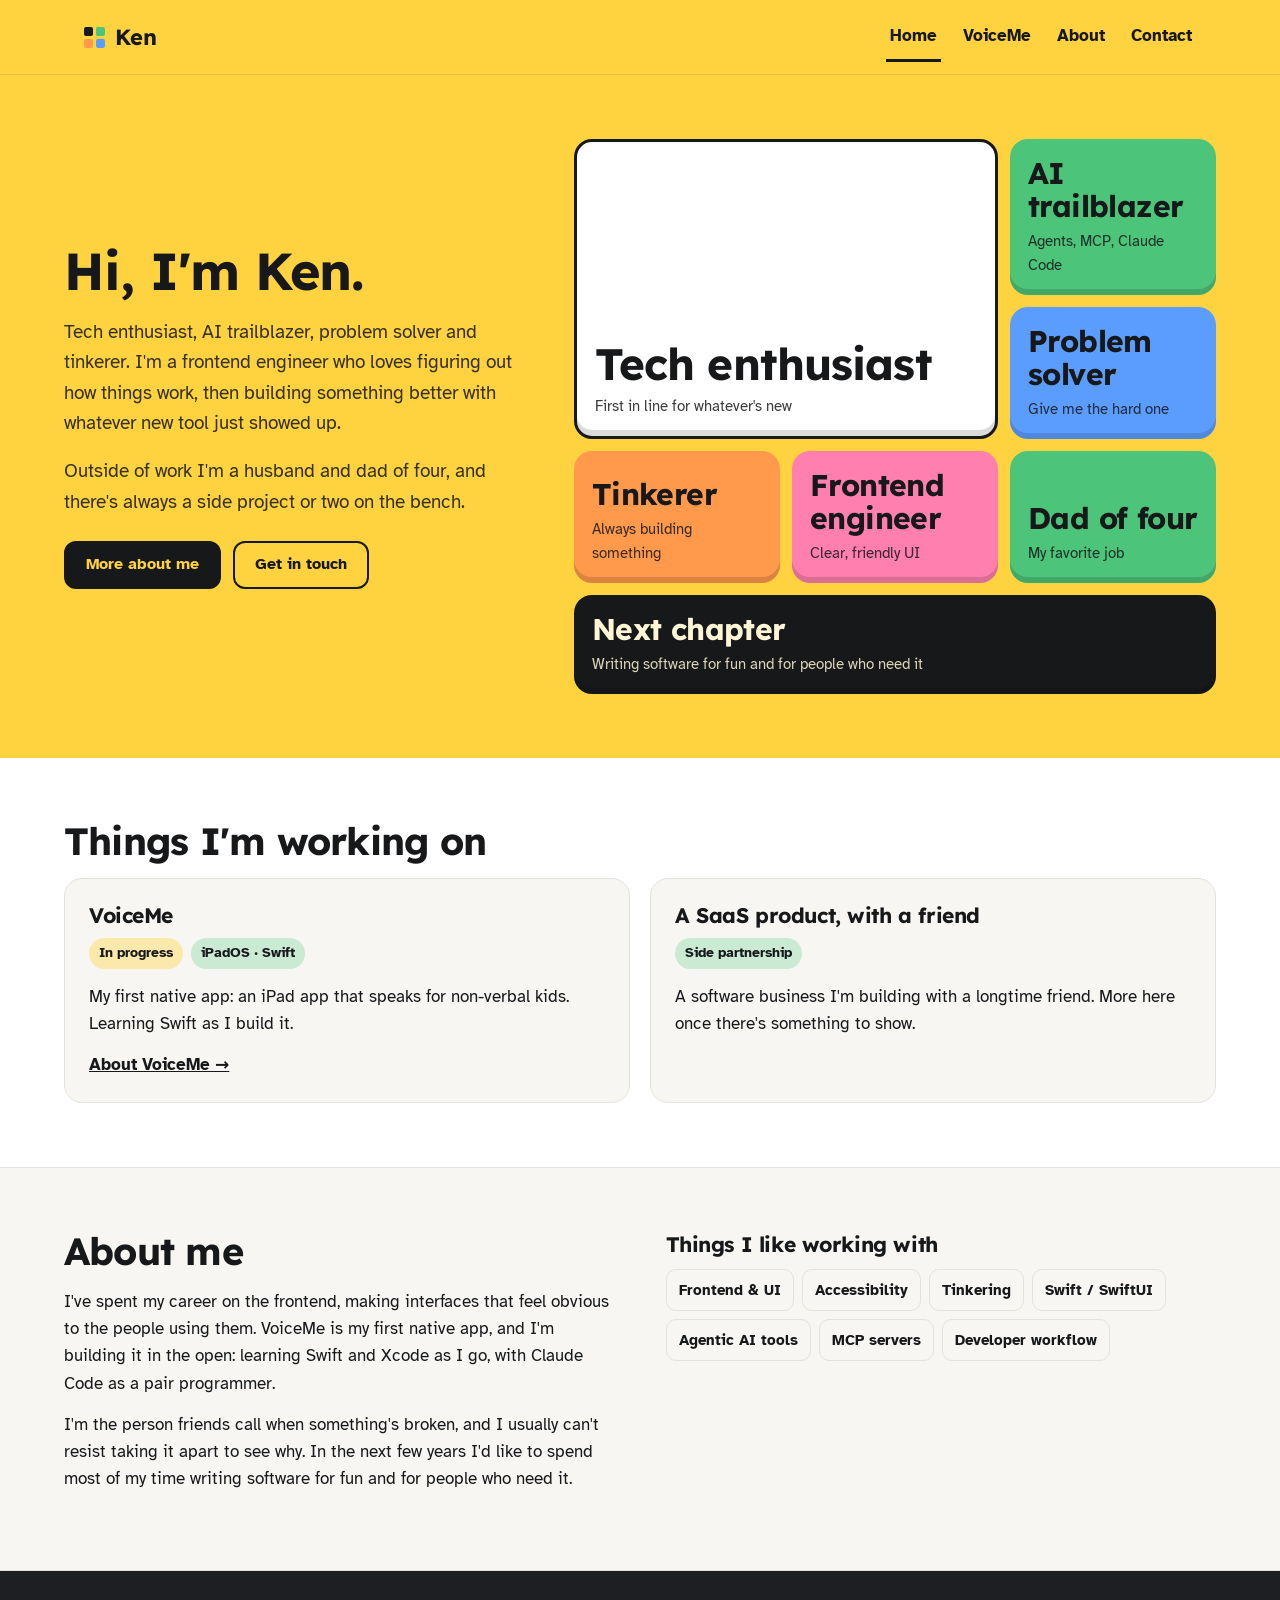
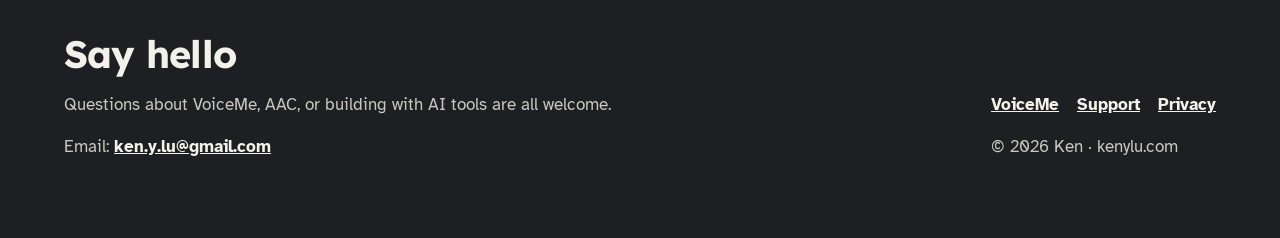
<file: index.html>
<!DOCTYPE html>
<html lang="en">
<head>
<meta charset="utf-8">
<meta name="viewport" content="width=device-width, initial-scale=1">
<title>Ken · kenylu.com</title>
<meta name="description" content="Ken: tech enthusiast, AI trailblazer, problem solver and tinkerer. Frontend engineer building VoiceMe.">
<link rel="icon" href="data:image/svg+xml,%3Csvg xmlns='http://www.w3.org/2000/svg' viewBox='0 0 20 20'%3E%3Crect width='9' height='9' rx='2' fill='%2317181a'/%3E%3Crect x='11' width='9' height='9' rx='2' fill='%234cc47a'/%3E%3Crect y='11' width='9' height='9' rx='2' fill='%23ff9a4d'/%3E%3Crect x='11' y='11' width='9' height='9' rx='2' fill='%235b9dff'/%3E%3C/svg%3E">
<link rel="preconnect" href="https://fonts.googleapis.com">
<link rel="stylesheet" href="https://fonts.googleapis.com/css2?family=Lexend:wght@500;700&family=Atkinson+Hyperlegible:wght@400;700&display=swap">
<link rel="stylesheet" href="/assets/site.css">
</head>
<body>
<nav><div class="wrap">
  <a class="mark" href="/"><i><b></b><b></b><b></b><b></b></i>Ken</a>
  <a class="l" href="/" aria-current="page">Home</a>
  <a class="l" href="/voiceme/">VoiceMe</a>
  <a class="l" href="#about">About</a>
  <a class="l" href="#contact">Contact</a>
</div></nav>

<main>
  <section class="hero band"><div class="wrap">
    <div>
      <h1>Hi, I'm Ken.</h1>
      <p class="lede">Tech enthusiast, AI trailblazer, problem solver and tinkerer. I'm a frontend engineer who loves figuring out how things work, then building something better with whatever new tool just showed up.</p>
      <p class="lede">Outside of work I'm a husband and dad of four, and there's always a side project or two on the bench.</p>
      <div class="btns">
        <a class="btn solid" href="#about">More about me</a>
        <a class="btn" href="#contact">Get in touch</a>
      </div>
    </div>
    <div class="me" aria-label="A few things about me">
      <div class="big y"><b>Tech enthusiast</b><span>First in line for whatever's new</span></div>
      <div class="g"><b>AI trailblazer</b><span>Agents, MCP, Claude Code</span></div>
      <div class="bl"><b>Problem solver</b><span>Give me the hard one</span></div>
      <div class="o"><b>Tinkerer</b><span>Always building something</span></div>
      <div class="pk"><b>Frontend engineer</b><span>Clear, friendly UI</span></div>
      <div class="g"><b>Dad of four</b><span>My favorite job</span></div>
      <div class="wide k"><b>Next chapter</b><span>Writing software for fun and for people who need it</span></div>
    </div>
  </div></section>

  <section class="band" id="work"><div class="wrap">
    <h2>Things I'm working on</h2>
    <div class="cols">
      <article class="card">
        <h3>VoiceMe</h3>
        <div class="meta"><span class="chip w">In progress</span><span class="chip">iPadOS · Swift</span></div>
        <p>My first native app: an iPad app that speaks for non-verbal kids. Learning Swift as I build it.</p>
        <a class="go" href="/voiceme/">About VoiceMe →</a>
      </article>
      <article class="card">
        <h3>A SaaS product, with a friend</h3>
        <div class="meta"><span class="chip">Side partnership</span></div>
        <p>A software business I'm building with a longtime friend. More here once there's something to show.</p>
      </article>
    </div>
  </div></section>

  <section class="band tint" id="about"><div class="wrap split">
    <div>
      <h2>About me</h2>
      <p>I've spent my career on the frontend, making interfaces that feel obvious to the people using them. VoiceMe is my first native app, and I'm building it in the open: learning Swift and Xcode as I go, with Claude Code as a pair programmer.</p>
      <p>I'm the person friends call when something's broken, and I usually can't resist taking it apart to see why. In the next few years I'd like to spend most of my time writing software for fun and for people who need it.</p>
    </div>
    <div>
      <h3>Things I like working with</h3>
      <ul class="stack">
        <li>Frontend & UI</li><li>Accessibility</li><li>Tinkering</li><li>Swift / SwiftUI</li><li>Agentic AI tools</li><li>MCP servers</li><li>Developer workflow</li>
      </ul>
    </div>
  </div></section>
</main>

<footer class="band" id="contact"><div class="wrap">
  <div>
    <h2>Say hello</h2>
    <p>Questions about VoiceMe, AAC, or building with AI tools are all welcome.</p>
    <p>Email: <a href="mailto:ken.y.lu@gmail.com">ken.y.lu@gmail.com</a></p>
  </div>
  <div>
    <p class="links"><a href="/voiceme/">VoiceMe</a><a href="/voiceme/support/">Support</a><a href="/voiceme/privacy/">Privacy</a></p>
    <p>© 2026 Ken · kenylu.com</p>
  </div>
</div></footer>
</body>
</html>
</file>
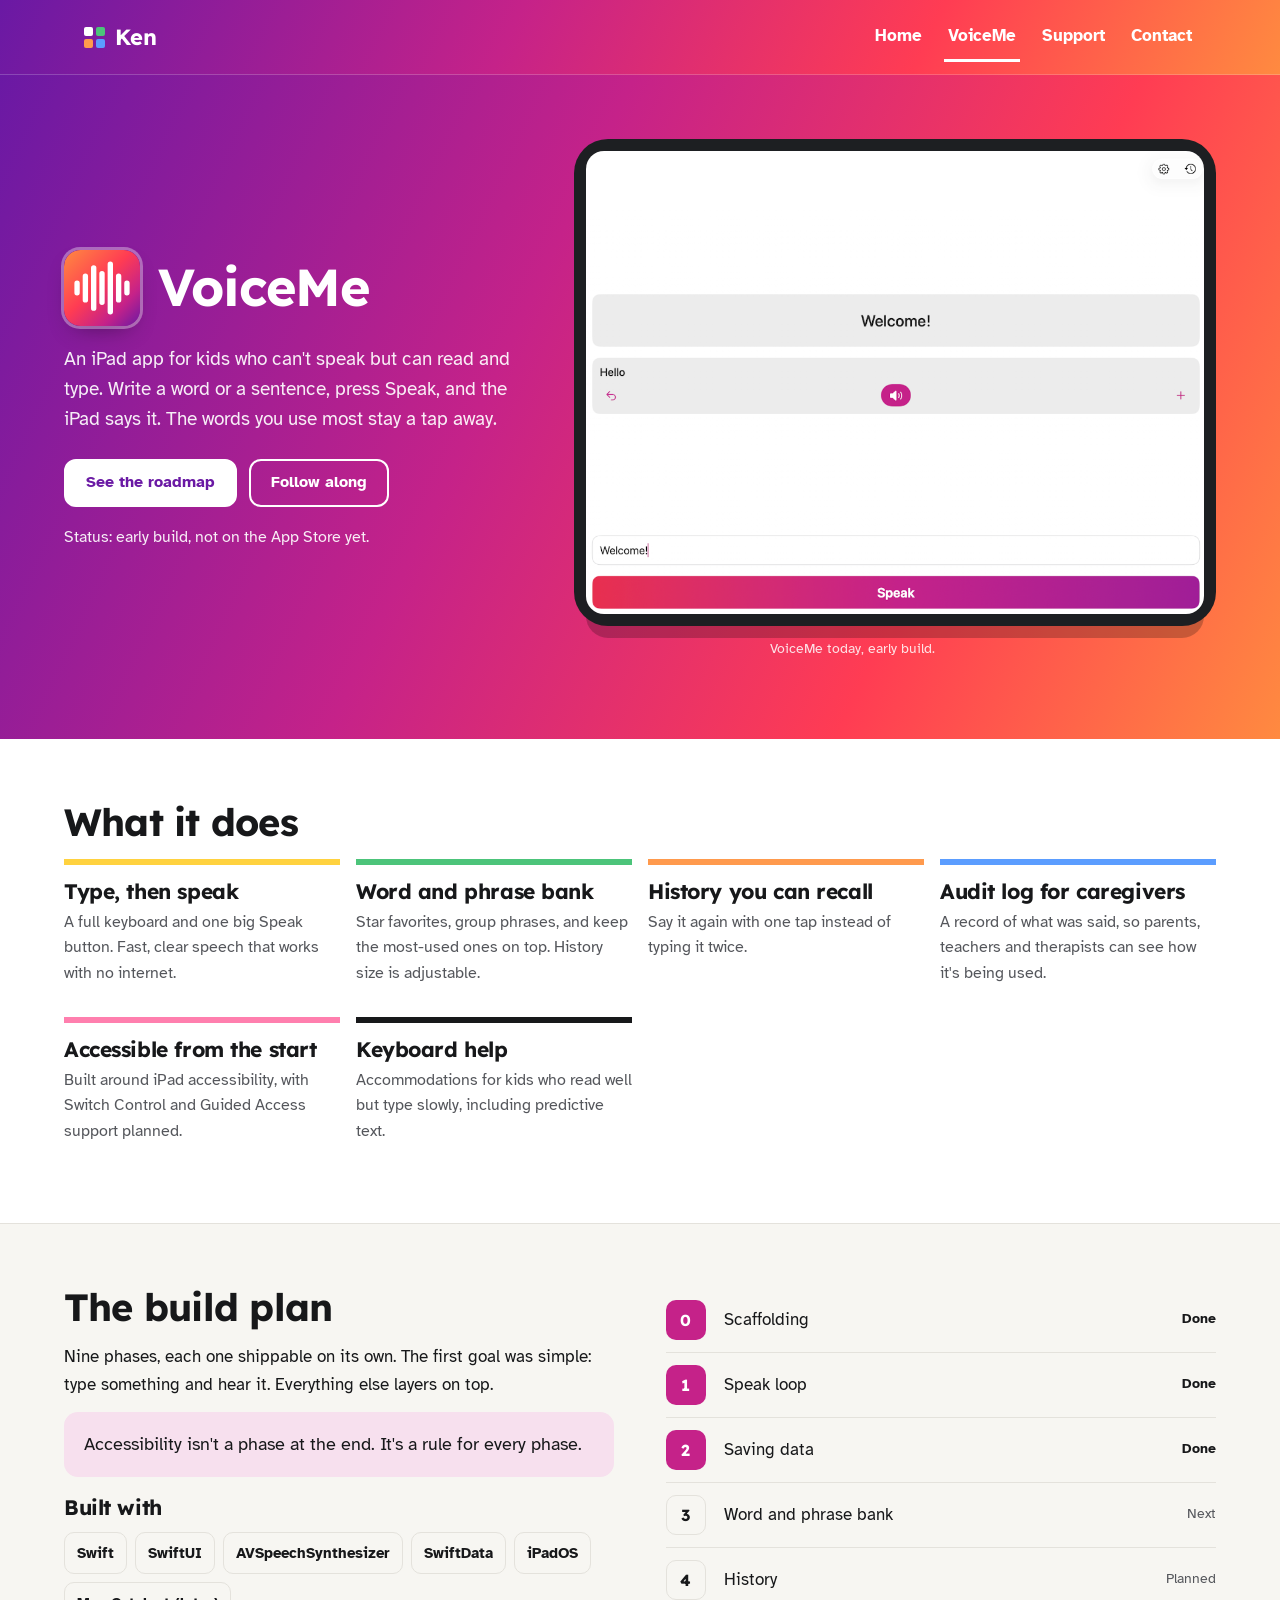
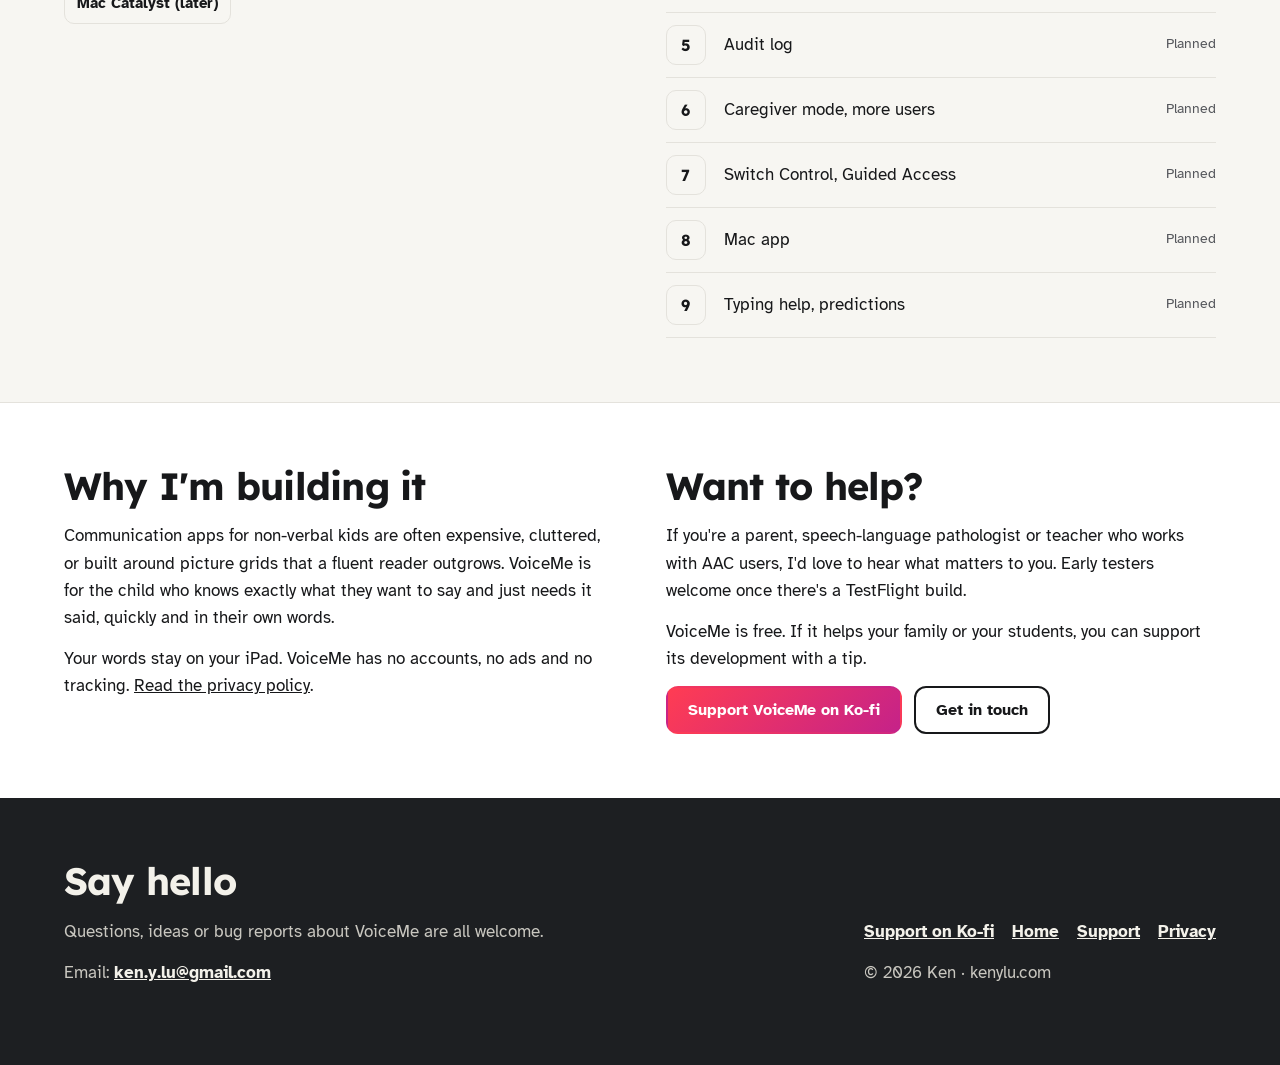
<file: voiceme/index.html>
<!DOCTYPE html>
<html lang="en">
<head>
<meta charset="utf-8">
<meta name="viewport" content="width=device-width, initial-scale=1">
<title>VoiceMe · kenylu.com</title>
<meta name="description" content="VoiceMe is an iPad app for non-verbal kids who can read and type: write a word or sentence, press Speak, and the iPad says it.">
<link rel="icon" href="data:image/svg+xml,%3Csvg xmlns='http://www.w3.org/2000/svg' viewBox='0 0 64 64'%3E%3Cdefs%3E%3ClinearGradient id='g' x1='0' y1='0' x2='1' y2='1'%3E%3Cstop offset='0' stop-color='%23ff8a40'/%3E%3Cstop offset='.45' stop-color='%23ff3c53'/%3E%3Cstop offset='.75' stop-color='%23c52289'/%3E%3Cstop offset='1' stop-color='%236a19a4'/%3E%3C/linearGradient%3E%3C/defs%3E%3Crect width='64' height='64' rx='14' fill='url(%23g)'/%3E%3Cpath d='M11 28v8M18 22v20M25 15v34M32 20v24M39 12v40M46 22v20M53 28v8' stroke='%23fff' stroke-width='4.5' stroke-linecap='round'/%3E%3C/svg%3E">
<link rel="preconnect" href="https://fonts.googleapis.com">
<link rel="stylesheet" href="https://fonts.googleapis.com/css2?family=Lexend:wght@500;700&family=Atkinson+Hyperlegible:wght@400;700&display=swap">
<link rel="stylesheet" href="/assets/site.css">
</head>
<body class="vm">
<nav><div class="wrap">
  <a class="mark" href="/"><i><b></b><b></b><b></b><b></b></i>Ken</a>
  <a class="l" href="/">Home</a>
  <a class="l" href="/voiceme/" aria-current="page">VoiceMe</a>
  <a class="l" href="/voiceme/support/">Support</a>
  <a class="l" href="#contact">Contact</a>
</div></nav>

<main>
  <section class="hero band"><div class="wrap">
    <div>
      <h1 class="app"><svg class="appicon" viewBox="0 0 64 64" aria-hidden="true"><defs><linearGradient id="vmg" x1="0" y1="0" x2="1" y2="1"><stop offset="0" stop-color="#ff8a40"/><stop offset=".45" stop-color="#ff3c53"/><stop offset=".75" stop-color="#c52289"/><stop offset="1" stop-color="#6a19a4"/></linearGradient></defs><rect width="64" height="64" rx="14" fill="url(#vmg)"/><path d="M11 28v8M18 22v20M25 15v34M32 20v24M39 12v40M46 22v20M53 28v8" stroke="#fff" stroke-width="4.5" stroke-linecap="round"/></svg>VoiceMe</h1>
      <p class="lede">An iPad app for kids who can't speak but can read and type. Write a word or a sentence, press Speak, and the iPad says it. The words you use most stay a tap away.</p>
      <div class="btns">
        <a class="btn solid" href="#road">See the roadmap</a>
        <a class="btn" href="#contact">Follow along</a>
      </div>
      <p class="lede" style="font-size:16px">Status: early build, not on the App Store yet.</p>
    </div>
    <div>
      <div class="ipad shot"><img src="/assets/voiceme-welcome.png" width="1017" height="762" alt="VoiceMe on iPad: the word Welcome! typed in the text box above a large Speak button, with the paragraph being built shown above it."></div>
      <p class="note">VoiceMe today, early build.</p>
    </div>
  </div></section>

  <section class="band"><div class="wrap">
    <h2>What it does</h2>
    <div class="feat">
      <div style="--c:var(--y)"><h3>Type, then speak</h3><p>A full keyboard and one big Speak button. Fast, clear speech that works with no internet.</p></div>
      <div style="--c:var(--g)"><h3>Word and phrase bank</h3><p>Star favorites, group phrases, and keep the most-used ones on top. History size is adjustable.</p></div>
      <div style="--c:var(--o)"><h3>History you can recall</h3><p>Say it again with one tap instead of typing it twice.</p></div>
      <div style="--c:var(--b)"><h3>Audit log for caregivers</h3><p>A record of what was said, so parents, teachers and therapists can see how it's being used.</p></div>
      <div style="--c:var(--p)"><h3>Accessible from the start</h3><p>Built around iPad accessibility, with Switch Control and Guided Access support planned.</p></div>
      <div style="--c:var(--ink)"><h3>Keyboard help</h3><p>Accommodations for kids who read well but type slowly, including predictive text.</p></div>
    </div>
  </div></section>

  <section class="band tint" id="road"><div class="wrap split">
    <div>
      <h2>The build plan</h2>
      <p>Nine phases, each one shippable on its own. The first goal was simple: type something and hear it. Everything else layers on top.</p>
      <blockquote>Accessibility isn't a phase at the end. It's a rule for every phase.</blockquote>
      <h3>Built with</h3>
      <ul class="stack"><li>Swift</li><li>SwiftUI</li><li>AVSpeechSynthesizer</li><li>SwiftData</li><li>iPadOS</li><li>Mac Catalyst (later)</li></ul>
    </div>
    <ol class="road" id="roadmap"></ol>
  </div></section>

  <section class="band"><div class="wrap split">
    <div>
      <h2>Why I'm building it</h2>
      <p>Communication apps for non-verbal kids are often expensive, cluttered, or built around picture grids that a fluent reader outgrows. VoiceMe is for the child who knows exactly what they want to say and just needs it said, quickly and in their own words.</p>
      <p>Your words stay on your iPad. VoiceMe has no accounts, no ads and no tracking. <a href="/voiceme/privacy/">Read the privacy policy</a>.</p>
    </div>
    <div>
      <h2>Want to help?</h2>
      <p>If you're a parent, speech-language pathologist or teacher who works with AAC users, I'd love to hear what matters to you. Early testers welcome once there's a TestFlight build.</p>
      <p>VoiceMe is free. If it helps your family or your students, you can support its development with a tip.</p>
      <div class="btns" style="margin-top:8px">
        <a class="btn kofi" href="https://ko-fi.com/voiceme">Support VoiceMe on Ko-fi</a>
        <a class="btn" href="#contact">Get in touch</a>
      </div>
    </div>
  </div></section>
</main>

<footer class="band" id="contact"><div class="wrap">
  <div>
    <h2>Say hello</h2>
    <p>Questions, ideas or bug reports about VoiceMe are all welcome.</p>
    <p>Email: <a href="mailto:ken.y.lu@gmail.com">ken.y.lu@gmail.com</a></p>
  </div>
  <div>
    <p class="links"><a href="https://ko-fi.com/voiceme">Support on Ko-fi</a><a href="/">Home</a><a href="/voiceme/support/">Support</a><a href="/voiceme/privacy/">Privacy</a></p>
    <p>© 2026 Ken · kenylu.com</p>
  </div>
</div></footer>
<script src="/assets/voiceme.js"></script>
</body>
</html>
</file>
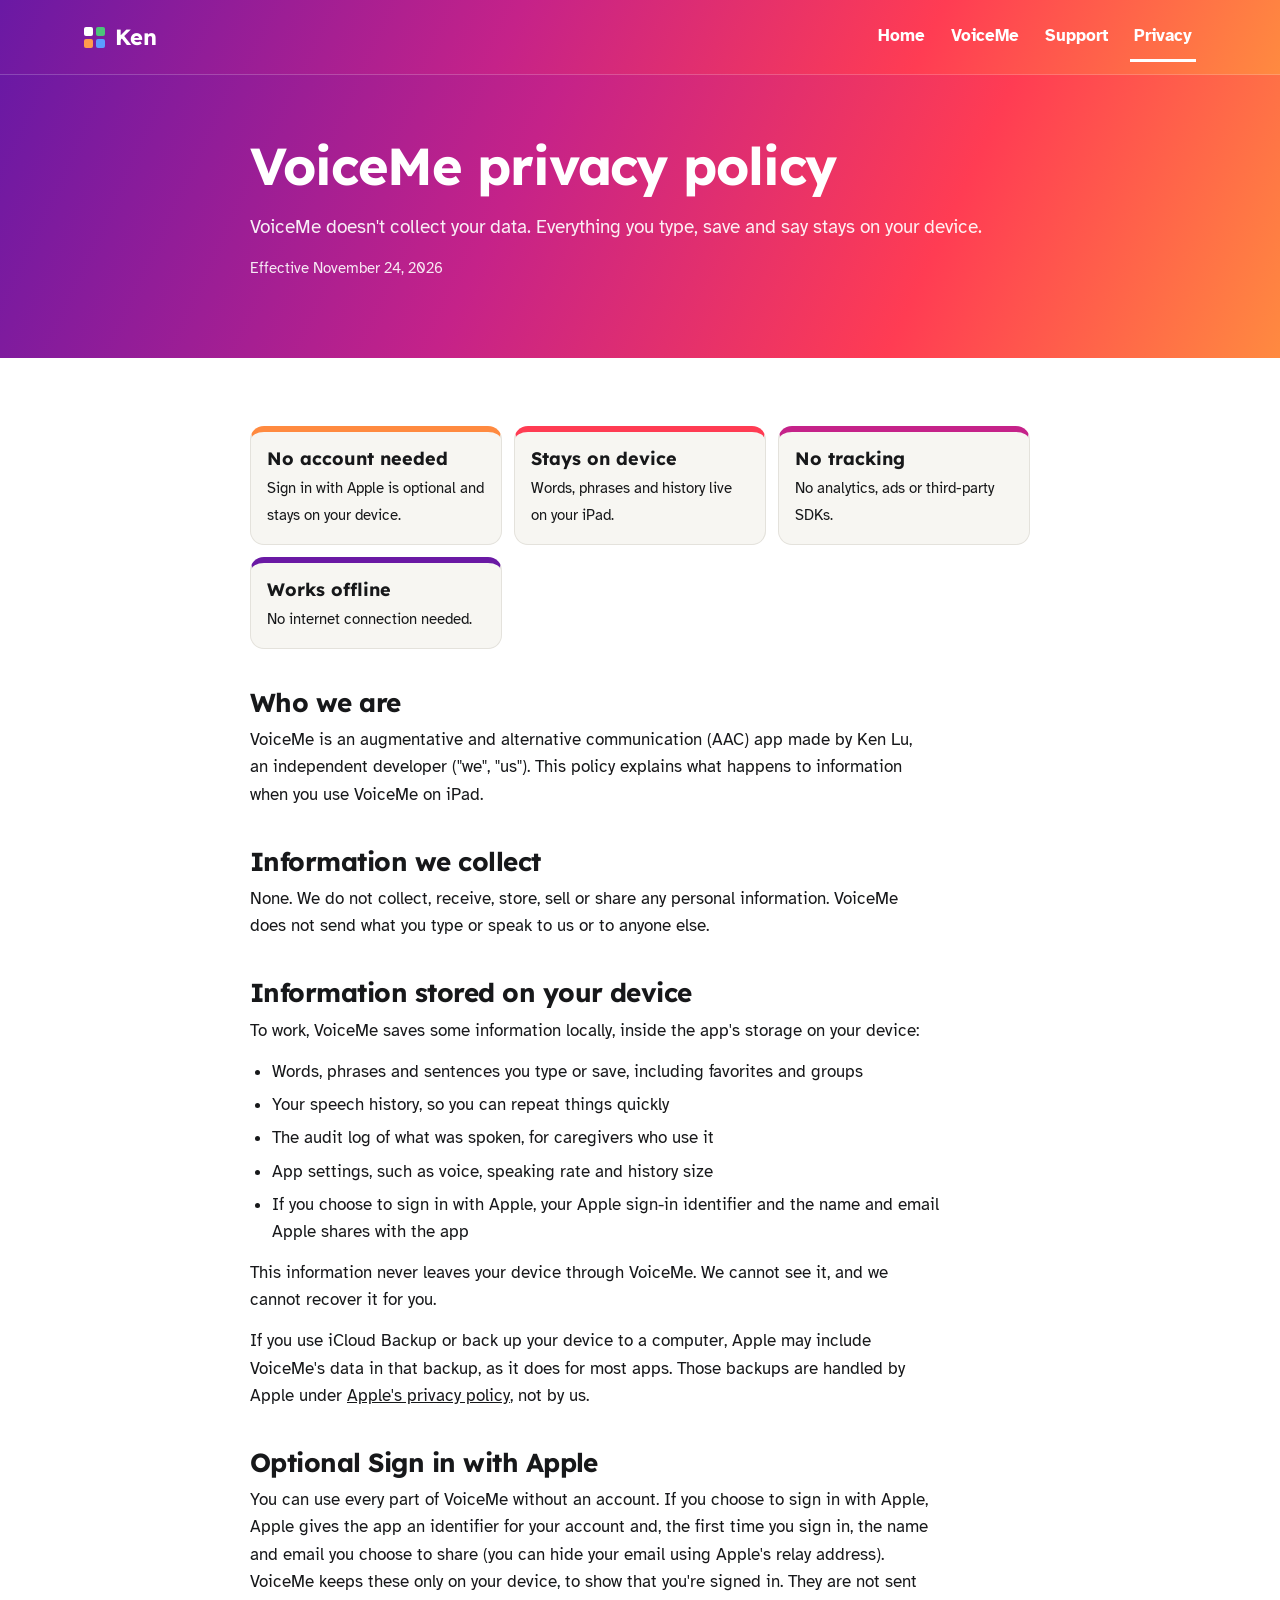
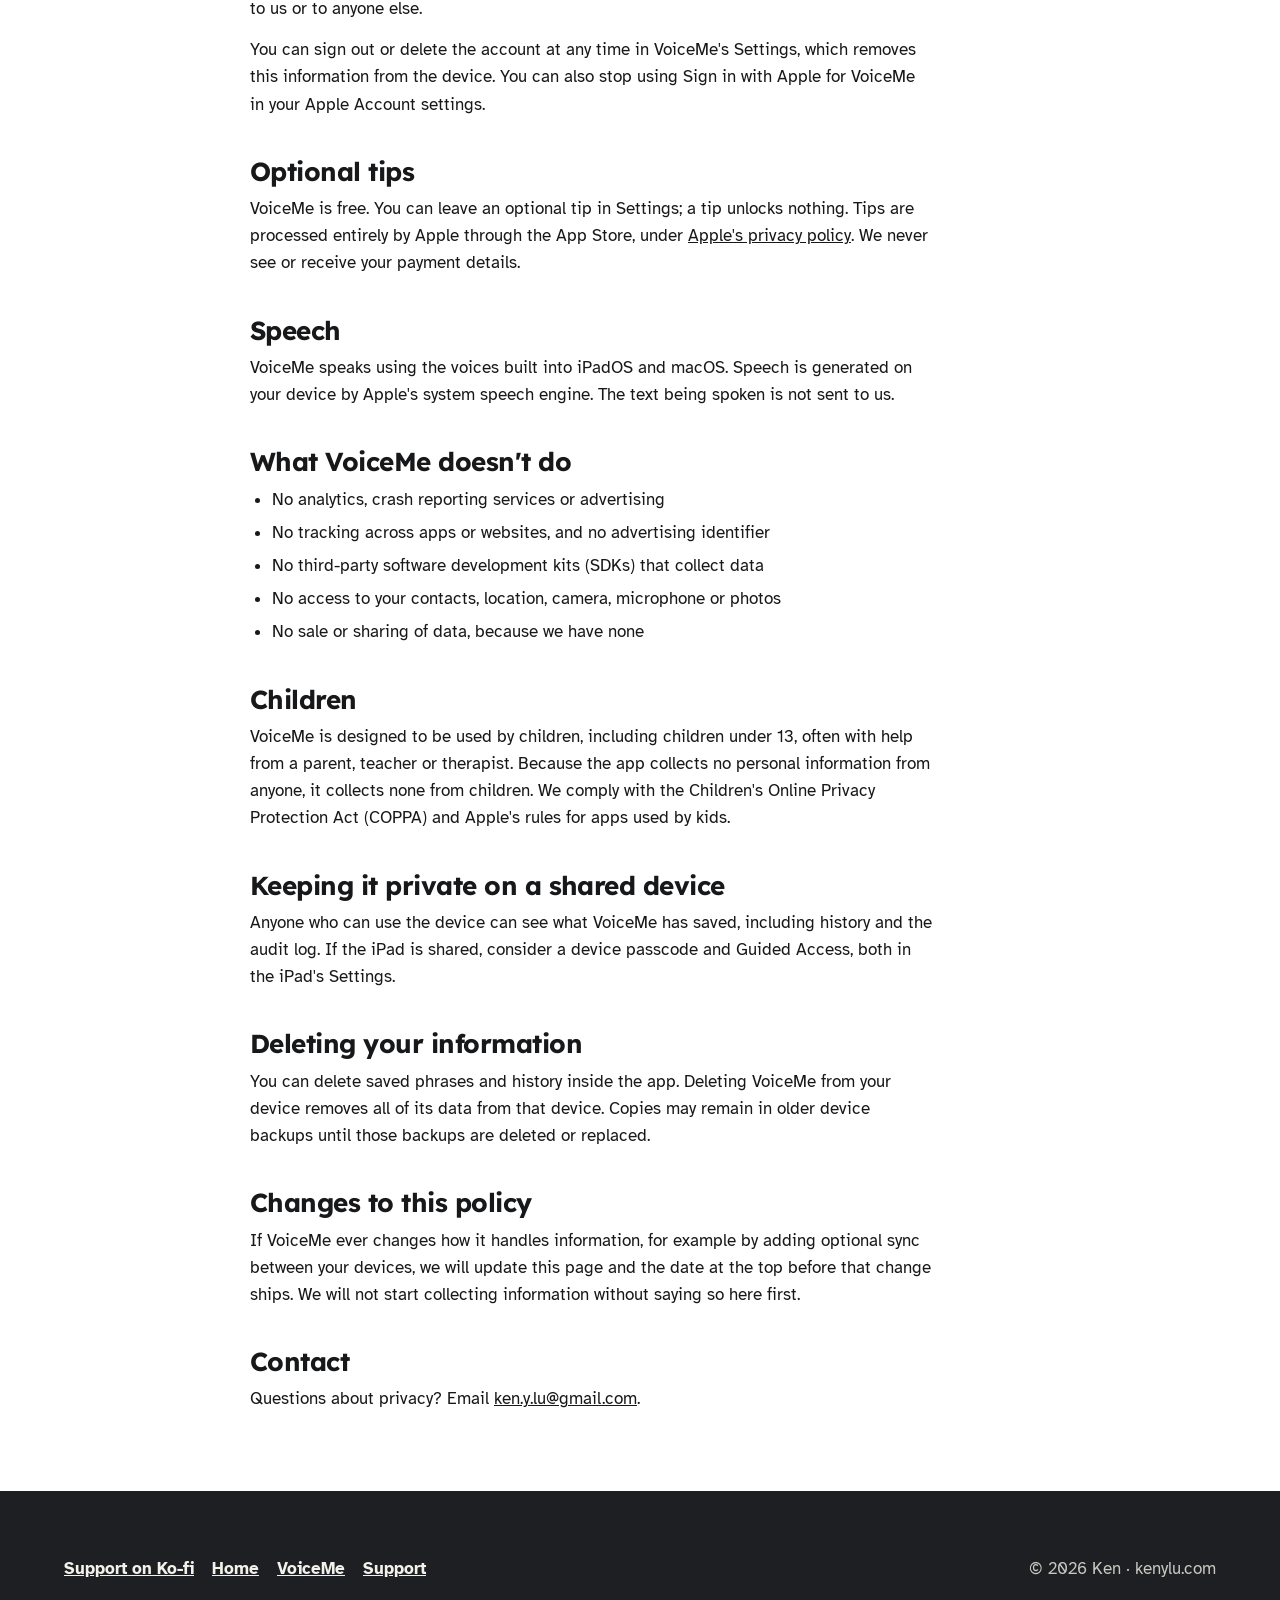
<file: voiceme/privacy/index.html>
<!DOCTYPE html>
<html lang="en">
<head>
<meta charset="utf-8">
<meta name="viewport" content="width=device-width, initial-scale=1">
<title>VoiceMe Privacy Policy</title>
<meta name="description" content="VoiceMe privacy policy: everything you type and save stays on your device. No accounts, no ads, no analytics, no tracking.">
<link rel="icon" href="data:image/svg+xml,%3Csvg xmlns='http://www.w3.org/2000/svg' viewBox='0 0 64 64'%3E%3Cdefs%3E%3ClinearGradient id='g' x1='0' y1='0' x2='1' y2='1'%3E%3Cstop offset='0' stop-color='%23ff8a40'/%3E%3Cstop offset='.45' stop-color='%23ff3c53'/%3E%3Cstop offset='.75' stop-color='%23c52289'/%3E%3Cstop offset='1' stop-color='%236a19a4'/%3E%3C/linearGradient%3E%3C/defs%3E%3Crect width='64' height='64' rx='14' fill='url(%23g)'/%3E%3Cpath d='M11 28v8M18 22v20M25 15v34M32 20v24M39 12v40M46 22v20M53 28v8' stroke='%23fff' stroke-width='4.5' stroke-linecap='round'/%3E%3C/svg%3E">
<link rel="preconnect" href="https://fonts.googleapis.com">
<link rel="stylesheet" href="https://fonts.googleapis.com/css2?family=Lexend:wght@500;700&family=Atkinson+Hyperlegible:wght@400;700&display=swap">
<link rel="stylesheet" href="/assets/site.css">
</head>
<body class="vm">
<nav><div class="wrap">
  <a class="mark" href="/"><i><b></b><b></b><b></b><b></b></i>Ken</a>
  <a class="l" href="/">Home</a>
  <a class="l" href="/voiceme/">VoiceMe</a>
  <a class="l" href="/voiceme/support/">Support</a>
  <a class="l" href="/voiceme/privacy/" aria-current="page">Privacy</a>
</div></nav>

<main>
  <section class="hero band"><div class="doc">
    <h1>VoiceMe privacy policy</h1>
    <p class="lede">VoiceMe doesn't collect your data. Everything you type, save and say stays on your device.</p>
    <p class="date">Effective November 24, 2026</p>
  </div></section>

  <section class="band"><div class="doc">
    <div class="sum">
      <div class="y"><b>No account needed</b><span>Sign in with Apple is optional and stays on your device.</span></div>
      <div class="g"><b>Stays on device</b><span>Words, phrases and history live on your iPad.</span></div>
      <div class="bl"><b>No tracking</b><span>No analytics, ads or third-party SDKs.</span></div>
      <div class="pk"><b>Works offline</b><span>No internet connection needed.</span></div>
    </div>

    <h2>Who we are</h2>
    <p>VoiceMe is an augmentative and alternative communication (AAC) app made by Ken Lu, an independent developer ("we", "us"). This policy explains what happens to information when you use VoiceMe on iPad.</p>

    <h2>Information we collect</h2>
    <p>None. We do not collect, receive, store, sell or share any personal information. VoiceMe does not send what you type or speak to us or to anyone else.</p>

    <h2>Information stored on your device</h2>
    <p>To work, VoiceMe saves some information locally, inside the app's storage on your device:</p>
    <ul>
      <li>Words, phrases and sentences you type or save, including favorites and groups</li>
      <li>Your speech history, so you can repeat things quickly</li>
      <li>The audit log of what was spoken, for caregivers who use it</li>
      <li>App settings, such as voice, speaking rate and history size</li>
      <li>If you choose to sign in with Apple, your Apple sign-in identifier and the name and email Apple shares with the app</li>
    </ul>
    <p>This information never leaves your device through VoiceMe. We cannot see it, and we cannot recover it for you.</p>
    <p>If you use iCloud Backup or back up your device to a computer, Apple may include VoiceMe's data in that backup, as it does for most apps. Those backups are handled by Apple under <a href="https://www.apple.com/legal/privacy/">Apple's privacy policy</a>, not by us.</p>

    <h2>Optional Sign in with Apple</h2>
    <p>You can use every part of VoiceMe without an account. If you choose to sign in with Apple, Apple gives the app an identifier for your account and, the first time you sign in, the name and email you choose to share (you can hide your email using Apple's relay address). VoiceMe keeps these only on your device, to show that you're signed in. They are not sent to us or to anyone else.</p>
    <p>You can sign out or delete the account at any time in VoiceMe's Settings, which removes this information from the device. You can also stop using Sign in with Apple for VoiceMe in your Apple Account settings.</p>

    <h2>Optional tips</h2>
    <p>VoiceMe is free. You can leave an optional tip in Settings; a tip unlocks nothing. Tips are processed entirely by Apple through the App Store, under <a href="https://www.apple.com/legal/privacy/">Apple's privacy policy</a>. We never see or receive your payment details.</p>

    <h2>Speech</h2>
    <p>VoiceMe speaks using the voices built into iPadOS and macOS. Speech is generated on your device by Apple's system speech engine. The text being spoken is not sent to us.</p>

    <h2>What VoiceMe doesn't do</h2>
    <ul>
      <li>No analytics, crash reporting services or advertising</li>
      <li>No tracking across apps or websites, and no advertising identifier</li>
      <li>No third-party software development kits (SDKs) that collect data</li>
      <li>No access to your contacts, location, camera, microphone or photos</li>
      <li>No sale or sharing of data, because we have none</li>
    </ul>

    <h2>Children</h2>
    <p>VoiceMe is designed to be used by children, including children under 13, often with help from a parent, teacher or therapist. Because the app collects no personal information from anyone, it collects none from children. We comply with the Children's Online Privacy Protection Act (COPPA) and Apple's rules for apps used by kids.</p>

    <h2>Keeping it private on a shared device</h2>
    <p>Anyone who can use the device can see what VoiceMe has saved, including history and the audit log. If the iPad is shared, consider a device passcode and Guided Access, both in the iPad's Settings.</p>

    <h2>Deleting your information</h2>
    <p>You can delete saved phrases and history inside the app. Deleting VoiceMe from your device removes all of its data from that device. Copies may remain in older device backups until those backups are deleted or replaced.</p>

    <h2>Changes to this policy</h2>
    <p>If VoiceMe ever changes how it handles information, for example by adding optional sync between your devices, we will update this page and the date at the top before that change ships. We will not start collecting information without saying so here first.</p>

    <h2>Contact</h2>
    <p>Questions about privacy? Email <a href="mailto:ken.y.lu@gmail.com">ken.y.lu@gmail.com</a>.</p>
  </div></section>
</main>

<footer class="band" id="contact"><div class="wrap">
  <div>
    <p class="links"><a href="https://ko-fi.com/voiceme">Support on Ko-fi</a><a href="/">Home</a><a href="/voiceme/">VoiceMe</a><a href="/voiceme/support/">Support</a></p>
  </div>
  <p>© 2026 Ken · kenylu.com</p>
</div></footer>
</body>
</html>
</file>
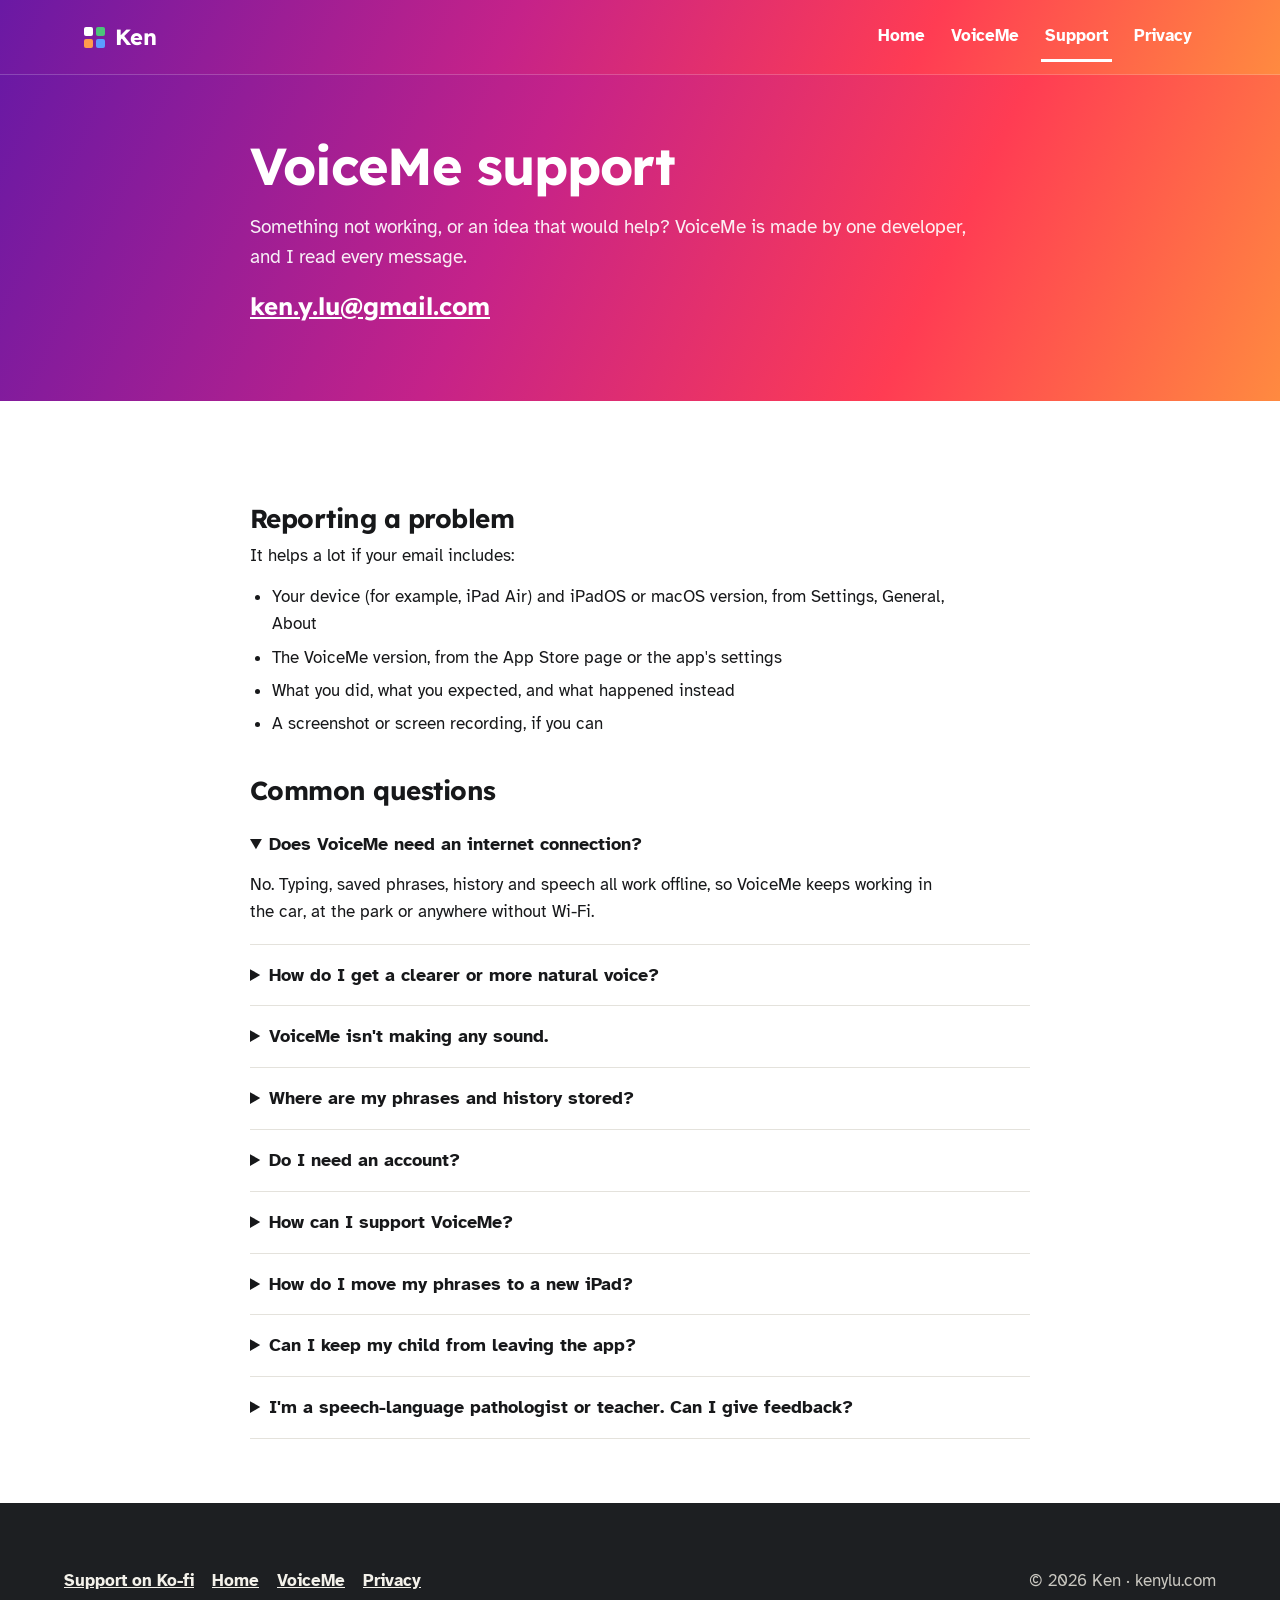
<file: voiceme/support/index.html>
<!DOCTYPE html>
<html lang="en">
<head>
<meta charset="utf-8">
<meta name="viewport" content="width=device-width, initial-scale=1">
<title>VoiceMe Support</title>
<meta name="description" content="Help with VoiceMe: contact the developer, answers to common questions, and how to report a problem.">
<link rel="icon" href="data:image/svg+xml,%3Csvg xmlns='http://www.w3.org/2000/svg' viewBox='0 0 64 64'%3E%3Cdefs%3E%3ClinearGradient id='g' x1='0' y1='0' x2='1' y2='1'%3E%3Cstop offset='0' stop-color='%23ff8a40'/%3E%3Cstop offset='.45' stop-color='%23ff3c53'/%3E%3Cstop offset='.75' stop-color='%23c52289'/%3E%3Cstop offset='1' stop-color='%236a19a4'/%3E%3C/linearGradient%3E%3C/defs%3E%3Crect width='64' height='64' rx='14' fill='url(%23g)'/%3E%3Cpath d='M11 28v8M18 22v20M25 15v34M32 20v24M39 12v40M46 22v20M53 28v8' stroke='%23fff' stroke-width='4.5' stroke-linecap='round'/%3E%3C/svg%3E">
<link rel="preconnect" href="https://fonts.googleapis.com">
<link rel="stylesheet" href="https://fonts.googleapis.com/css2?family=Lexend:wght@500;700&family=Atkinson+Hyperlegible:wght@400;700&display=swap">
<link rel="stylesheet" href="/assets/site.css">
</head>
<body class="vm">
<nav><div class="wrap">
  <a class="mark" href="/"><i><b></b><b></b><b></b><b></b></i>Ken</a>
  <a class="l" href="/">Home</a>
  <a class="l" href="/voiceme/">VoiceMe</a>
  <a class="l" href="/voiceme/support/" aria-current="page">Support</a>
  <a class="l" href="/voiceme/privacy/">Privacy</a>
</div></nav>

<main>
  <section class="hero band"><div class="doc">
    <h1>VoiceMe support</h1>
    <p class="lede">Something not working, or an idea that would help? VoiceMe is made by one developer, and I read every message.</p>
    <p style="margin-top:18px"><a class="mail" href="mailto:ken.y.lu@gmail.com">ken.y.lu@gmail.com</a></p>
  </div></section>

  <section class="band"><div class="doc">
    <h2>Reporting a problem</h2>
    <p>It helps a lot if your email includes:</p>
    <ul>
      <li>Your device (for example, iPad Air) and iPadOS or macOS version, from Settings, General, About</li>
      <li>The VoiceMe version, from the App Store page or the app's settings</li>
      <li>What you did, what you expected, and what happened instead</li>
      <li>A screenshot or screen recording, if you can</li>
    </ul>

    <h2>Common questions</h2>
    <details open>
      <summary>Does VoiceMe need an internet connection?</summary>
      <p>No. Typing, saved phrases, history and speech all work offline, so VoiceMe keeps working in the car, at the park or anywhere without Wi-Fi.</p>
    </details>
    <details>
      <summary>How do I get a clearer or more natural voice?</summary>
      <p>VoiceMe uses the voices installed on your iPad. You can download higher-quality voices for free:</p>
      <ol>
        <li>Open Settings, then Accessibility, then Spoken Content.</li>
        <li>Tap Voices, choose a language, and pick a voice marked Enhanced or Premium to download it.</li>
        <li>Choose that voice in VoiceMe's settings.</li>
      </ol>
    </details>
    <details>
      <summary>VoiceMe isn't making any sound.</summary>
      <p>Check that the volume is up and that the iPad isn't connected to Bluetooth headphones or a speaker you didn't expect. If speech still doesn't play, restart the iPad and try again, then email me if it keeps happening.</p>
    </details>
    <details>
      <summary>Where are my phrases and history stored?</summary>
      <p>Only on your device. VoiceMe has no accounts and doesn't send your words anywhere. See the <a href="/voiceme/privacy/">privacy policy</a> for details.</p>
    </details>
    <details>
      <summary>Do I need an account?</summary>
      <p>No. Everything in VoiceMe works without one. Sign in with Apple is optional. To sign out or delete the account, open VoiceMe's Settings and go to Account.</p>
    </details>
    <details>
      <summary>How can I support VoiceMe?</summary>
      <p>VoiceMe is free, and always will be. If you'd like to help cover its costs and keep it improving, you can leave a tip on <a href="https://ko-fi.com/voiceme">Ko-fi</a>. A tip unlocks nothing; it's just a thank-you. Telling other families and therapists about VoiceMe helps a lot too.</p>
    </details>
    <details>
      <summary>How do I move my phrases to a new iPad?</summary>
      <p>Your phrases come along when you set up the new iPad from an iCloud or computer backup of the old one. VoiceMe doesn't sync between devices on its own.</p>
    </details>
    <details>
      <summary>Can I keep my child from leaving the app?</summary>
      <p>Yes. Use Guided Access, built into iPadOS: turn it on in Settings, then Accessibility, then Guided Access. Then triple-click the top or Home button while VoiceMe is open to lock the iPad to the app.</p>
    </details>
    <details>
      <summary>I'm a speech-language pathologist or teacher. Can I give feedback?</summary>
      <p>Please do. Feedback from people who work with AAC users every day shapes what gets built next. Email me anytime.</p>
    </details>
  </div></section>
</main>

<footer class="band" id="contact"><div class="wrap">
  <div>
    <p class="links"><a href="https://ko-fi.com/voiceme">Support on Ko-fi</a><a href="/">Home</a><a href="/voiceme/">VoiceMe</a><a href="/voiceme/privacy/">Privacy</a></p>
  </div>
  <p>© 2026 Ken · kenylu.com</p>
</div></footer>
</body>
</html>
</file>
<file: assets/site.css>
/* VOICE everyday and warm: a person's site, with VoiceMe as one project
   IDEA an AAC communication board: colour-coded word tiles (people yellow, actions green, things orange, describing blue, social pink)
   PICTURE home: a board of tiles about Ken; VoiceMe: a working iPad sketch of the app
   COLOUR white ground, near-black ink, sunflower yellow band leading, board colours as working accents
   TYPE Lexend 700 display + Atkinson Hyperlegible text (both built for readability)
   LAYOUT laptop: yellow band with intro left and picture right; phone: title, picture, then text */
:root{color-scheme:light dark;--bg:light-dark(#ffffff,#131517);--ink:light-dark(#17181a,#f3f1ea);--soft:light-dark(#55575c,#b5b3ad);--line:light-dark(#e4e2dc,#2c2f33);--band:light-dark(#ffd23f,#3a3110);--bandink:light-dark(#17181a,#fff6d6);--panel:light-dark(#f7f6f2,#1b1e21);--y:#ffd23f;--g:#4cc47a;--o:#ff9a4d;--b:#5b9dff;--p:#ff7fae;--tileink:#17181a;--dev:light-dark(#1d1f22,#0a0b0c)}
:root[data-theme=light]{color-scheme:light}
:root[data-theme=dark]{color-scheme:dark}
*{box-sizing:border-box;min-width:0}
html{scroll-padding-top:80px}
body{margin:0;background:var(--bg);color:var(--ink);font:17px/1.6 "Atkinson Hyperlegible",system-ui,sans-serif;overflow-x:clip}
a{color:inherit}
h1,h2,h3{font-family:Lexend,system-ui,sans-serif;font-weight:700;line-height:1.05;letter-spacing:-.02em;text-wrap:balance;margin:0}
h1{font-size:clamp(36px,5vw,52px)}
h2{font-size:clamp(28px,3.4vw,38px);margin-bottom:16px}
h3{font-size:21px;margin-bottom:6px;line-height:1.2}
p{margin:0 0 14px;max-width:62ch}
.band{padding-block:clamp(32px,5vw,72px);padding-left:max(5vw,16px);padding-right:max(5vw,16px)}
.wrap{max-width:1240px;margin:0 auto}
nav{position:sticky;top:0;z-index:5;background:var(--band);color:var(--bandink);border-bottom:1px solid color-mix(in srgb,var(--bandink) 12%,transparent)}
nav .wrap{display:flex;flex-wrap:wrap;align-items:center;gap:4px 18px;padding:12px max(5vw,16px)}
.mark{font:700 22px Lexend,sans-serif;text-decoration:none;margin-right:auto;display:flex;align-items:center;gap:10px}
.mark i{display:grid;grid-template-columns:repeat(2,9px);gap:3px}
.mark i b{width:9px;height:9px;border-radius:2px;background:var(--bandink)}
.mark i b:nth-child(2){background:var(--g)}
.mark i b:nth-child(3){background:var(--o)}
.mark i b:nth-child(4){background:var(--b)}
nav a.l{text-decoration:none;padding:10px 4px;font-weight:700;border-bottom:3px solid transparent}
nav a.l:hover,nav a.l[aria-current]{border-color:currentColor}
.hero{background:var(--band);color:var(--bandink)}
.hero .wrap{display:grid;grid-template-columns:minmax(0,5fr) minmax(0,7fr);gap:clamp(24px,4vw,56px);align-items:center}
.lede{font-size:19px;color:var(--bandink);opacity:.86;margin-top:18px}
.btns{display:flex;flex-wrap:wrap;gap:12px;margin-top:24px}
.btn{display:inline-flex;align-items:center;min-height:48px;padding:0 20px;border-radius:12px;font-weight:700;text-decoration:none;border:2px solid currentColor;cursor:pointer;font-size:16px;font-family:inherit;background:transparent;color:inherit}
.btn.solid{background:var(--bandink);color:var(--band);border-color:var(--bandink)}
.btn:focus-visible,.tile:focus-visible,input:focus-visible,button:focus-visible,a:focus-visible,summary:focus-visible{outline:3px solid var(--b);outline-offset:3px}
/* home: tiles about Ken */
.me{display:grid;grid-template-columns:repeat(3,minmax(0,1fr));gap:12px}
.me div{border-radius:18px;padding:18px;min-height:130px;display:flex;flex-direction:column;justify-content:flex-end;color:var(--tileink);box-shadow:inset 0 -6px 0 rgba(0,0,0,.14)}
.me .big{grid-column:span 2;grid-row:span 2;background:#fff;border:3px solid var(--tileink)}
.me .wide{grid-column:1/-1;min-height:96px}
.me .k{background:var(--tileink);color:#fff6d6}
.me b{font:700 clamp(20px,2.4vw,30px)/1.1 Lexend,sans-serif;letter-spacing:-.02em}
.me .big b{font-size:clamp(28px,3.6vw,44px)}
.me span{font-size:15px;margin-top:6px;opacity:.85}
/* VoiceMe: the device */
.ipad{background:var(--dev);border-radius:34px;padding:16px;box-shadow:0 24px 0 -12px color-mix(in srgb,#000 22%,transparent);max-width:680px;margin-inline:auto;width:100%}
.screen{background:#fbfaf7;color:#17181a;border-radius:20px;padding:14px;display:grid;gap:12px}
.sbar{display:flex;justify-content:space-between;font-size:13px;color:#55575c;padding:0 4px}
.msg{display:flex;gap:8px;align-items:stretch}
.msg input{flex:1;font:700 clamp(17px,2vw,22px) "Atkinson Hyperlegible",sans-serif;padding:12px 14px;border:2px solid #d9d6cd;border-radius:14px;background:#fff;color:#17181a;min-height:56px}
.speak{border:0;border-radius:14px;background:#17181a;color:#fff;font:700 17px Lexend,sans-serif;padding:0 20px;min-height:56px;cursor:pointer;display:flex;align-items:center;gap:8px}
.speak svg{width:22px;height:22px}
.speak.on{background:#1f8f4d}
.ctl{display:flex;gap:8px;flex-wrap:wrap;align-items:center}
.ctl button{border:1px solid #d9d6cd;background:#fff;color:#17181a;border-radius:10px;min-height:44px;padding:0 14px;font:700 15px "Atkinson Hyperlegible",sans-serif;cursor:pointer}
.ctl span{font-size:14px;color:#55575c;margin-left:auto}
.board{display:grid;grid-template-columns:repeat(4,minmax(0,1fr));gap:8px}
.tile{border:0;border-radius:12px;min-height:64px;font:700 clamp(15px,1.6vw,19px) "Atkinson Hyperlegible",sans-serif;color:var(--tileink);cursor:pointer;box-shadow:inset 0 -4px 0 rgba(0,0,0,.14);transition:transform .12s}
.tile:active{transform:translateY(2px);box-shadow:inset 0 -2px 0 rgba(0,0,0,.14)}
.y{background:var(--y)}
.g{background:var(--g)}
.o{background:var(--o)}
.bl{background:var(--b)}
.pk{background:var(--p)}
.recent{display:flex;gap:6px;flex-wrap:wrap;font-size:14px}
.recent b{color:#55575c;font-weight:400;margin-right:4px;align-self:center}
.recent button{border:1px dashed #c9c5ba;background:transparent;color:#17181a;border-radius:999px;padding:6px 12px;min-height:36px;font:14px "Atkinson Hyperlegible",sans-serif;cursor:pointer}
.sr{position:absolute;left:-9999px}
.note{font-size:14px;margin-top:12px;text-align:center;color:var(--bandink);opacity:.75}
/* sections */
.cols{display:grid;grid-template-columns:repeat(auto-fit,minmax(min(100%,340px),1fr));gap:20px}
.card{background:var(--panel);border:1px solid var(--line);border-radius:18px;padding:24px;display:flex;flex-direction:column}
.card .meta{display:flex;flex-wrap:wrap;gap:8px;margin:4px 0 14px}
.chip{font-size:14px;font-weight:700;padding:4px 10px;border-radius:999px;background:color-mix(in srgb,var(--g) 26%,transparent)}
.chip.w{background:color-mix(in srgb,var(--y) 40%,transparent)}
.card .go{margin-top:auto;font-weight:700}
.feat{display:grid;grid-template-columns:repeat(auto-fit,minmax(min(100%,250px),1fr));gap:16px;margin-top:8px}
.feat div{border-top:6px solid var(--c);padding-top:14px}
.feat p{font-size:16px;color:var(--soft)}
.split{display:grid;grid-template-columns:minmax(0,1fr) minmax(0,1fr);gap:clamp(24px,4vw,56px);align-items:start}
.road{list-style:none;margin:0;padding:0}
.road li{display:grid;grid-template-columns:44px minmax(0,1fr) auto;gap:14px;align-items:center;padding:12px 0;border-bottom:1px solid var(--line)}
.road .n{width:40px;height:40px;border-radius:10px;display:grid;place-items:center;font:700 16px Lexend,sans-serif;background:var(--panel);border:1px solid var(--line)}
.road .done .n{background:var(--g);color:var(--tileink);border-color:transparent}
.road small{font-size:14px;color:var(--soft);white-space:nowrap}
.road .done small{color:var(--ink);font-weight:700}
.stack{display:flex;flex-wrap:wrap;gap:8px;margin:12px 0 0;padding:0;list-style:none}
.stack li{border:1px solid var(--line);border-radius:10px;padding:8px 12px;font-weight:700;font-size:15px}
blockquote{margin:0 0 18px;padding:18px 20px;border-radius:14px;background:color-mix(in srgb,var(--p) 18%,var(--bg));font-size:18px}
.tint{background:var(--panel);border-block:1px solid var(--line)}
/* policy and support pages */
.doc{max-width:780px;margin:0 auto}
.doc h2{font-size:26px;margin:40px 0 10px}
.doc h3{font-size:19px;margin:22px 0 6px}
.doc ul{padding-left:22px;margin:0 0 14px}
.doc li{margin:6px 0;max-width:62ch}
.doc .date{font-size:15px;color:var(--bandink);opacity:.8;margin-top:12px}
.sum{display:grid;grid-template-columns:repeat(auto-fit,minmax(min(100%,210px),1fr));gap:12px;margin-top:4px}
.sum div{border-radius:14px;padding:16px;color:var(--tileink);box-shadow:inset 0 -4px 0 rgba(0,0,0,.12)}
.sum b{display:block;font:700 18px/1.2 Lexend,sans-serif;margin-bottom:4px}
.sum span{font-size:15px}
details{border-bottom:1px solid var(--line);padding:4px 0}
summary{cursor:pointer;font-weight:700;font-size:18px;padding:12px 0;min-height:44px}
details p,details ol{margin:0 0 14px}
.mail{display:inline-flex;align-items:center;gap:10px;font:700 clamp(18px,2.4vw,24px) Lexend,sans-serif;word-break:break-all}
footer{background:var(--dev);color:#f3f1ea}
footer .wrap{display:flex;flex-wrap:wrap;gap:16px 40px;align-items:end;justify-content:space-between}
footer p{color:#c9c7c0}
footer a{font-weight:700;color:#f3f1ea}
footer .links{display:flex;flex-wrap:wrap;gap:6px 18px}
.shot{padding:12px}
.shot img{display:block;width:100%;height:auto;border-radius:18px;background:#fff}
/* VoiceMe pages: colours from the app icon (orange, coral, magenta, purple) */
.vm{--bandink:#ffffff;--vm1:#ff8a40;--vm2:#ff3c53;--vm3:#c52289;--vm4:#6a19a4}
.vm nav,.vm .hero{background:linear-gradient(115deg,var(--vm4) 0%,var(--vm3) 40%,var(--vm2) 72%,var(--vm1) 100%);color:#fff}
.vm nav{border-bottom-color:rgba(255,255,255,.2)}
.vm .lede{opacity:.92}
.vm .btn.solid{background:#fff;color:var(--vm4);border-color:#fff}
.vm .hero .btn:not(.solid){border-color:#fff;color:#fff}
.vm .note{opacity:.85}
.app{display:flex;align-items:center;gap:18px}
.appicon{width:clamp(56px,7vw,76px);height:auto;flex:none;border-radius:16px;box-shadow:0 0 0 3px rgba(255,255,255,.35),0 10px 24px -10px rgba(0,0,0,.45)}
.vm .btn.kofi{background:linear-gradient(135deg,var(--vm2),var(--vm3));color:#fff;border-color:transparent}
.vm .speak{background:linear-gradient(135deg,var(--vm1),var(--vm2) 45%,var(--vm3))}
.vm .speak.on{background:var(--vm4)}
.vm .road .done .n{background:var(--vm3);color:#fff}
.vm blockquote{background:color-mix(in srgb,var(--vm3) 14%,var(--bg))}
.vm .sum div{background:var(--panel);color:var(--ink);border:1px solid var(--line);border-top:6px solid var(--vm2);box-shadow:none}
.vm .sum .y{border-top-color:var(--vm1)}
.vm .sum .g{border-top-color:var(--vm2)}
.vm .sum .bl{border-top-color:var(--vm3)}
.vm .sum .pk{border-top-color:var(--vm4)}
.vm .doc .date{opacity:.9}
@media(max-width:860px){.vm .hero{background:linear-gradient(165deg,var(--vm4) 0%,var(--vm3) 45%,var(--vm2) 78%,var(--vm1) 100%)}}
@media(max-width:860px){.hero .wrap,.split{grid-template-columns:minmax(0,1fr)}}
@media(max-width:600px){.me{grid-template-columns:repeat(2,minmax(0,1fr))}.me div{min-height:104px;padding:14px}.me .big{grid-row:auto}.ipad{padding:10px;border-radius:24px}.screen{padding:10px;border-radius:16px}.board{grid-template-columns:repeat(3,minmax(0,1fr))}.speak span{display:none}.speak{padding:0 16px}.ctl span{margin-left:0;width:100%}nav .wrap{gap:0 12px}}
@media(prefers-reduced-motion:reduce){.tile{transition:none}html{scroll-behavior:auto}}
@media(prefers-reduced-motion:no-preference){html{scroll-behavior:smooth}}
</file>
